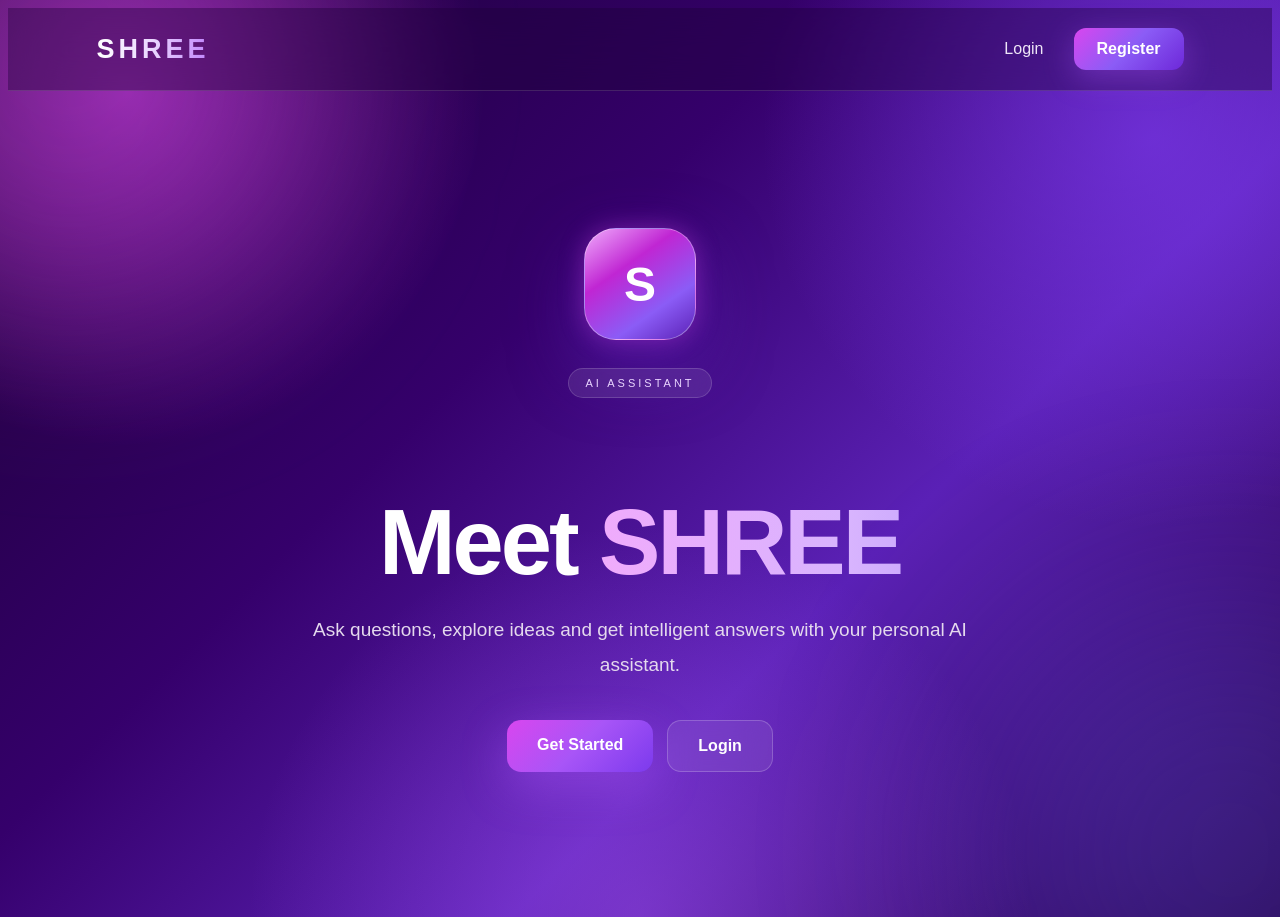
<file: index.html>
<!DOCTYPE html>
<html lang="en">

<head>
    <meta charset="UTF-8">
    <meta name="viewport" content="width=device-width, initial-scale=1.0">

    <title>SHREE - AI Assistant</title>

    <link rel="stylesheet" href="style.css">
</head>

<body>

    <nav class="navbar">

        <a href="index.html" class="brand">
            SHREE
        </a>

        <div class="nav-links">
            <a href="login.html" class="login-link">
                Login
            </a>

            <a href="register.html" class="register-button">
                Register
            </a>
        </div>

    </nav>


    <main class="landing">

        <section class="hero">

            <div class="hero-logo">
                S
            </div>

            <div class="badge">
                AI ASSISTANT
            </div>

            <h1>
                Meet <span>SHREE</span>
            </h1>

            <p>
                Ask questions, explore ideas and get intelligent
                answers with your personal AI assistant.
            </p>

            <div class="hero-buttons">

                <a href="register.html" class="primary-button">
                    Get Started
                </a>

                <a href="login.html" class="secondary-button">
                    Login
                </a>

            </div>

        </section>

    </main>

</body>
</html>
</file>
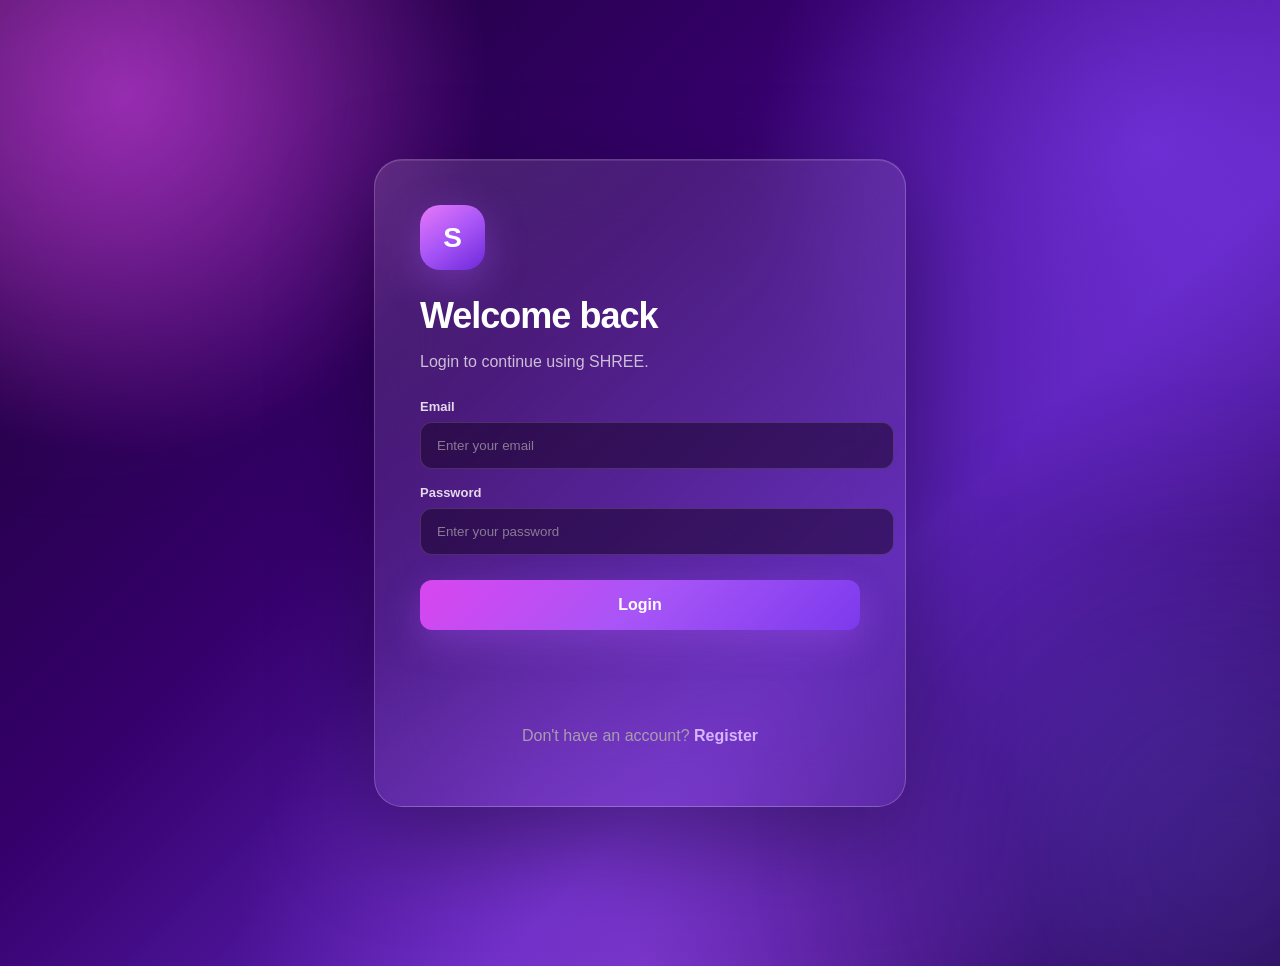
<file: dashboard.html>
<!DOCTYPE html>
<html lang="en">

<head>

    <meta charset="UTF-8">

    <meta
        name="viewport"
        content="width=device-width, initial-scale=1.0"
    >

    <title>SHREE AI</title>

    <link rel="stylesheet" href="style.css">

</head>

<body>

<div class="app">


    <!-- SIDEBAR -->

    <aside class="sidebar">

        <div class="sidebar-brand">
            SHREE
        </div>


        <button
            class="new-chat-button"
            onclick="newChat()"
        >
            + New Chat
        </button>


        <nav class="side-navigation">

            <a href="dashboard.html" class="active">
                <span>Ask SHREE</span>
            </a>

            <a href="recent.html">
                <span>Recent Searches</span>
            </a>

            <a href="profile.html">
                <span>Profile</span>
            </a>

        </nav>


        <button
            class="logout-button"
            onclick="logoutUser()"
        >
            Logout
        </button>

    </aside>



    <!-- MAIN AREA -->

    <main class="main-area">


        <header class="topbar">

            <div>

                <h2>SHREE</h2>

                <p>
                    AI Assistant
                </p>

            </div>

        </header>



        <!-- CHAT -->

        <section
            id="chatMessages"
            class="chat-messages"
        >

            <div class="welcome-screen">

                <div class="welcome-logo">
                    S
                </div>

                <h1>
                    How can I help you?
                </h1>

                <p>
                    Ask SHREE anything.
                </p>

            </div>

        </section>



        <!-- INPUT -->

        <div class="composer-area">

            <div class="composer">


                <!-- ATTACH -->

                <button
                    class="tool-button"
                    onclick="document.getElementById('fileInput').click()"
                    title="Attach file"
                >
                    +
                </button>


                <input
                    type="file"
                    id="fileInput"
                    hidden
                    onchange="fileSelected()"
                >


                <!-- TEXT -->

                <textarea
                    id="questionInput"
                    placeholder="Write your question..."
                    rows="1"
                ></textarea>


                <!-- SPEAK -->

                <button
                    class="tool-button"
                    onclick="startSpeaking()"
                    title="Speak"
                >
                    MIC
                </button>


                <!-- SEND -->

                <button
                    class="send-button"
                    onclick="sendQuestion()"
                >
                    Send
                </button>

            </div>


            <p class="composer-note">
                SHREE can make mistakes. Check important information.
            </p>

        </div>

    </main>

</div>


<script src="auth.js"></script>
<script src="dashboard.js"></script>

</body>
</html>
</file>
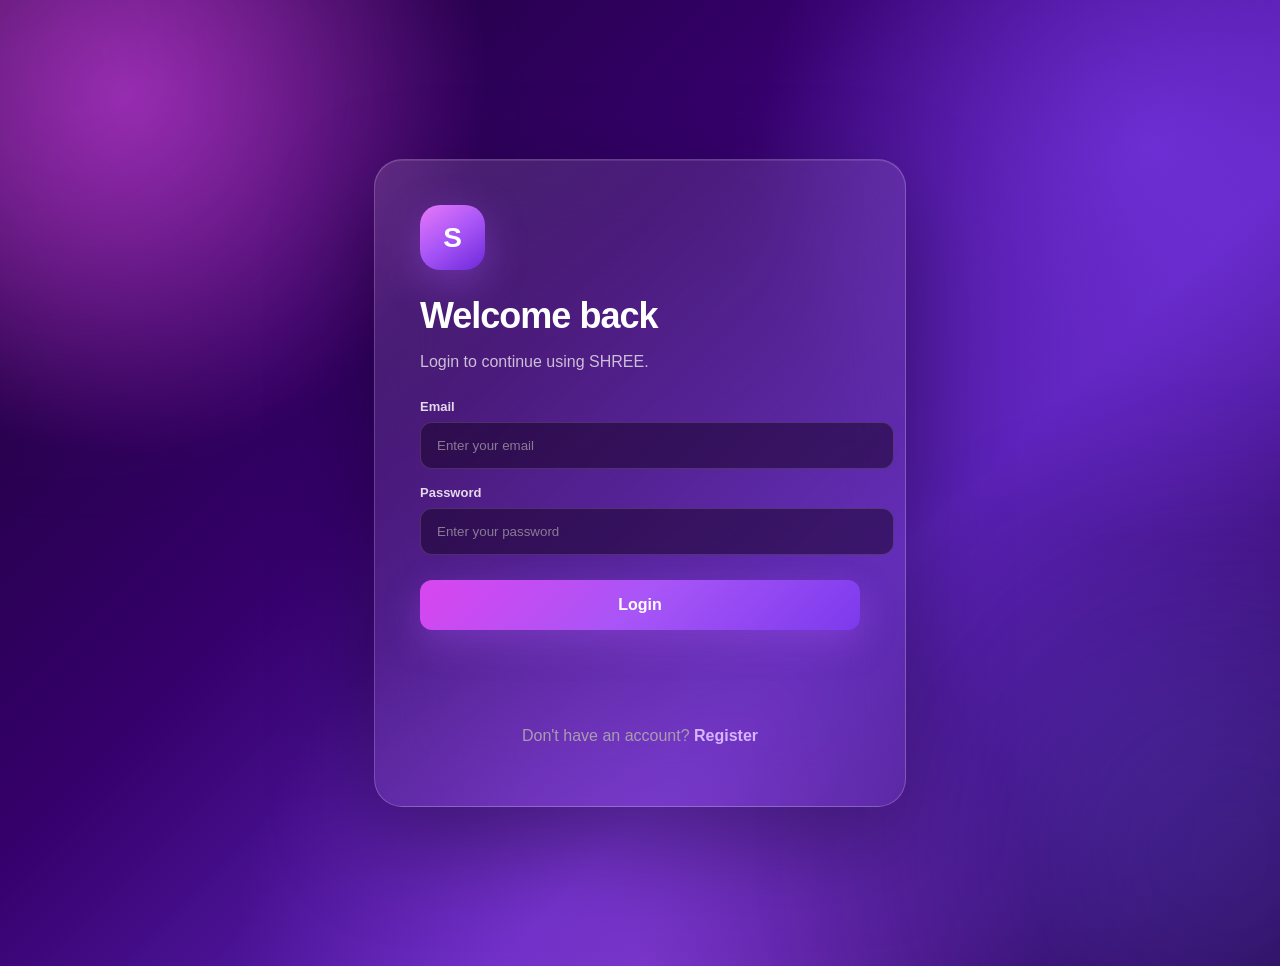
<file: login.html>
<!DOCTYPE html>
<html lang="en">

<head>

    <meta charset="UTF-8">
    <meta name="viewport" content="width=device-width, initial-scale=1.0">

    <title>Login - SHREE</title>

    <link rel="stylesheet" href="style.css">

</head>

<body>

    <div class="auth-page">

        <div class="auth-box">

            <div class="small-logo">
                S
            </div>

            <h1>Welcome back</h1>

            <p class="auth-description">
                Login to continue using SHREE.
            </p>


            <label>Email</label>

            <input
                type="email"
                id="loginEmail"
                placeholder="Enter your email"
            >


            <label>Password</label>

            <input
                type="password"
                id="loginPassword"
                placeholder="Enter your password"
            >


            <button
                class="auth-button"
                onclick="loginUser()"
            >
                Login
            </button>


            <p id="loginMessage" class="message"></p>


            <p class="switch-text">
                Don't have an account?
                <a href="register.html">Register</a>
            </p>

        </div>

    </div>


    <script src="auth.js"></script>

</body>
</html>
</file>
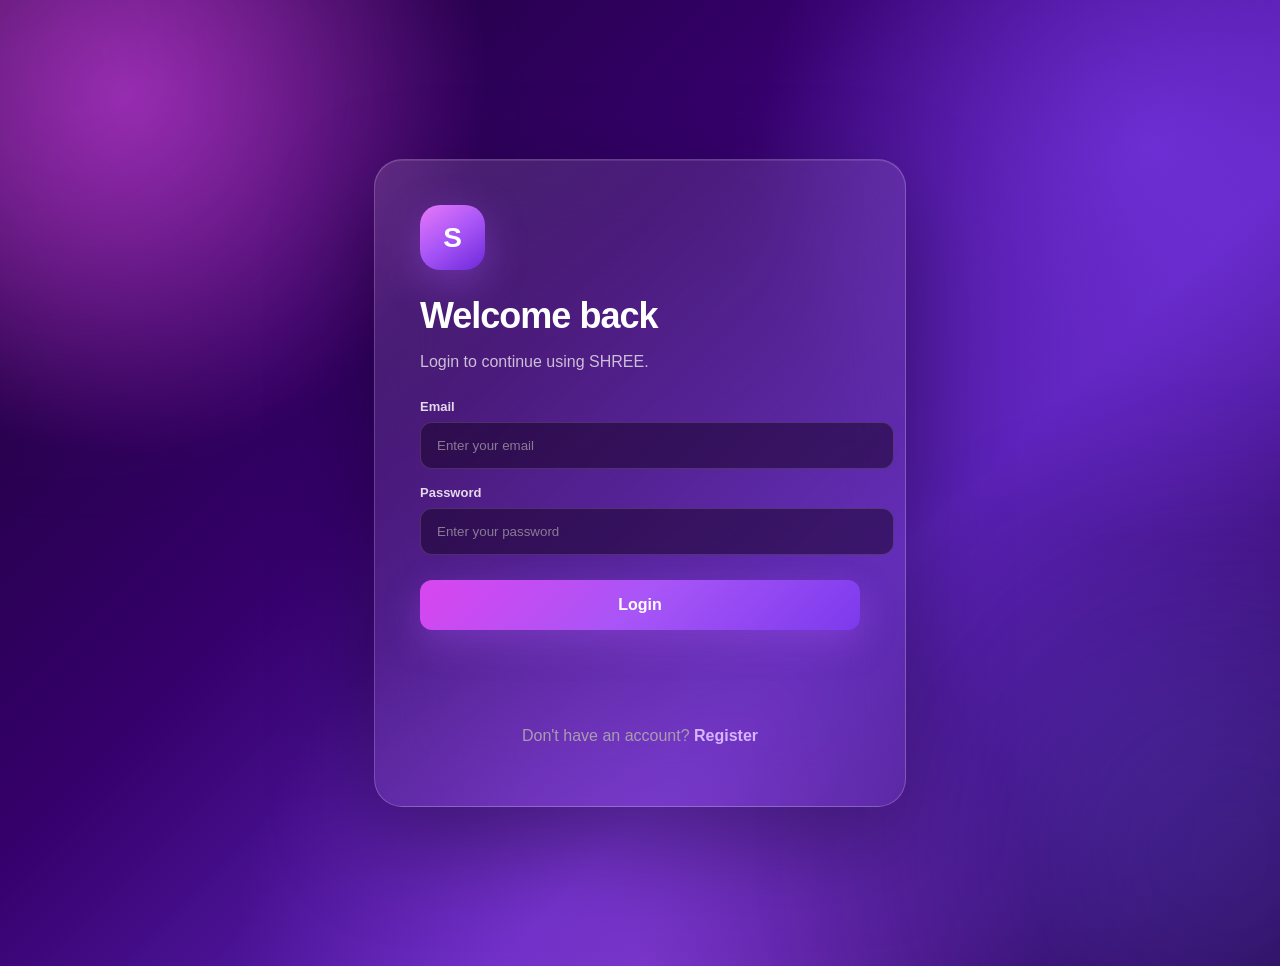
<file: profile.html>
<!DOCTYPE html>
<html lang="en">

<head>

    <meta charset="UTF-8">

    <meta
        name="viewport"
        content="width=device-width, initial-scale=1.0"
    >

    <title>Profile - SHREE</title>

    <link rel="stylesheet" href="style.css">

</head>

<body>

<div class="app">


    <aside class="sidebar">

        <div class="sidebar-brand">
            SHREE
        </div>


        <button
            class="new-chat-button"
            onclick="location.href='dashboard.html'"
        >
            + New Chat
        </button>


        <nav class="side-navigation">

            <a href="dashboard.html">
                Ask SHREE
            </a>

            <a href="recent.html">
                Recent Searches
            </a>

            <a href="profile.html" class="active">
                Profile
            </a>

        </nav>


        <button
            class="logout-button"
            onclick="logoutUser()"
        >
            Logout
        </button>

    </aside>



    <main class="main-area">

        <header class="topbar">

            <div>

                <h2>Profile</h2>

                <p>
                    Your SHREE account
                </p>

            </div>

        </header>


        <section class="profile-container">

            <div class="profile-card">

                <div class="profile-avatar">
                    S
                </div>


                <h1 id="profileName">
                    User
                </h1>


                <p id="profileEmail">
                    Email
                </p>


                <div class="profile-line"></div>


                <button
                    class="profile-logout"
                    onclick="logoutUser()"
                >
                    Logout
                </button>

            </div>

        </section>

    </main>

</div>


<script src="auth.js"></script>
<script src="profile.js"></script>

</body>
</html><!DOCTYPE html>
<html lang="en">

<head>

    <meta charset="UTF-8">

    <meta
        name="viewport"
        content="width=device-width, initial-scale=1.0"
    >

    <title>Profile - SHREE</title>

    <link rel="stylesheet" href="style.css">

</head>

<body>

<div class="app">


    <aside class="sidebar">

        <div class="sidebar-brand">
            SHREE
        </div>


        <button
            class="new-chat-button"
            onclick="location.href='dashboard.html'"
        >
            + New Chat
        </button>


        <nav class="side-navigation">

            <a href="dashboard.html">
                Ask SHREE
            </a>

            <a href="recent.html">
                Recent Searches
            </a>

            <a href="profile.html" class="active">
                Profile
            </a>

        </nav>


        <button
            class="logout-button"
            onclick="logoutUser()"
        >
            Logout
        </button>

    </aside>



    <main class="main-area">

        <header class="topbar">

            <div>

                <h2>Profile</h2>

                <p>
                    Your SHREE account
                </p>

            </div>

        </header>


        <section class="profile-container">

            <div class="profile-card">

                <div class="profile-avatar">
                    S
                </div>


                <h1 id="profileName">
                    User
                </h1>


                <p id="profileEmail">
                    Email
                </p>


                <div class="profile-line"></div>


                <button
                    class="profile-logout"
                    onclick="logoutUser()"
                >
                    Logout
                </button>

            </div>

        </section>

    </main>

</div>


<script src="auth.js"></script>
<script src="profile.js"></script>

</body>
</html>
</file>
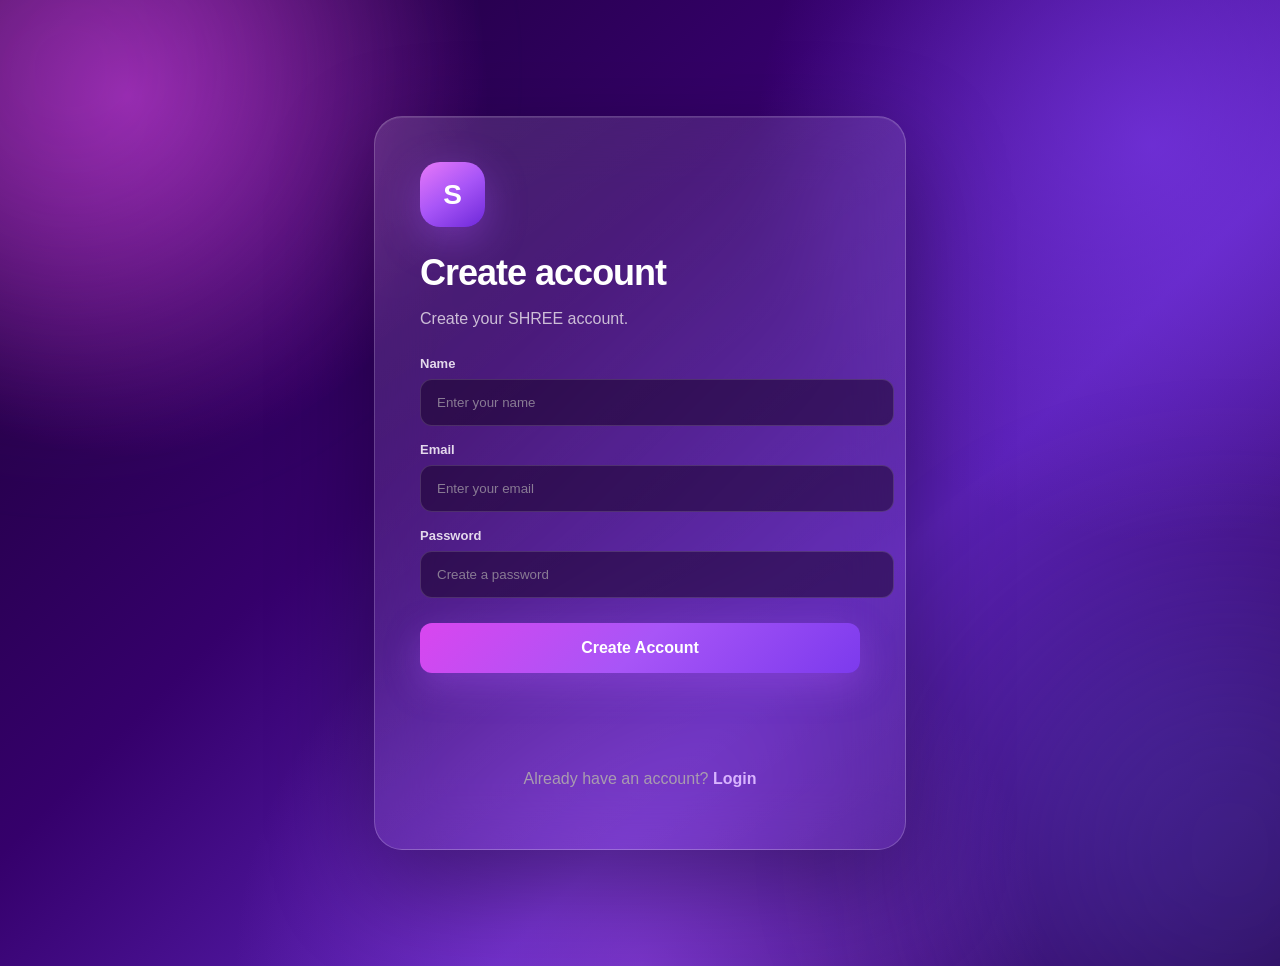
<file: register.html>
<!DOCTYPE html>
<html lang="en">

<head>

    <meta charset="UTF-8">
    <meta name="viewport" content="width=device-width, initial-scale=1.0">

    <title>Register - SHREE</title>

    <link rel="stylesheet" href="style.css">

</head>

<body>

    <div class="auth-page">

        <div class="auth-box">

            <div class="small-logo">
                S
            </div>

            <h1>Create account</h1>

            <p class="auth-description">
                Create your SHREE account.
            </p>


            <label>Name</label>

            <input
                type="text"
                id="registerName"
                placeholder="Enter your name"
            >


            <label>Email</label>

            <input
                type="email"
                id="registerEmail"
                placeholder="Enter your email"
            >


            <label>Password</label>

            <input
                type="password"
                id="registerPassword"
                placeholder="Create a password"
            >


            <button
                class="auth-button"
                onclick="registerUser()"
            >
                Create Account
            </button>


            <p id="registerMessage" class="message"></p>


            <p class="switch-text">
                Already have an account?
                <a href="login.html">Login</a>
            </p>

        </div>

    </div>


    <script src="auth.js"></script>

</body>
</html>
</file>
<file: style.css>
```css
/* =========================================================
   SHREE AI — PREMIUM PURPLE UI
   No cartoons • No doodles • No illustrations
========================================================= */

* {
    margin: 0;
    padding: 0;
    box-sizing: border-box;
}

html {
    scroll-behavior: smooth;
}

body {
    min-height: 100vh;
    font-family: Inter, Arial, Helvetica, sans-serif;
    color: #ffffff;
    overflow-x: hidden;

    background:
        radial-gradient(
            circle at 10% 10%,
            rgba(217, 70, 239, 0.55),
            transparent 25%
        ),
        radial-gradient(
            circle at 90% 15%,
            rgba(124, 58, 237, 0.65),
            transparent 28%
        ),
        radial-gradient(
            circle at 50% 100%,
            rgba(168, 85, 247, 0.45),
            transparent 35%
        ),
        linear-gradient(
            135deg,
            #19002f 0%,
            #35006b 38%,
            #5b21b6 65%,
            #260047 100%
        );
}

/* Soft background lighting */

body::before {
    content: "";
    position: fixed;
    width: 500px;
    height: 500px;

    top: -180px;
    left: -180px;

    border-radius: 50%;

    background: rgba(217, 70, 239, 0.22);

    filter: blur(100px);

    pointer-events: none;
}

body::after {
    content: "";
    position: fixed;
    width: 500px;
    height: 500px;

    right: -200px;
    bottom: -200px;

    border-radius: 50%;

    background: rgba(99, 102, 241, 0.25);

    filter: blur(110px);

    pointer-events: none;
}

a {
    color: inherit;
    text-decoration: none;
}

button,
input,
textarea {
    font-family: inherit;
}


/* =========================================================
   NAVBAR
========================================================= */

.navbar {
    height: 82px;

    padding: 0 7%;

    display: flex;
    align-items: center;
    justify-content: space-between;

    position: relative;
    z-index: 10;

    background: rgba(30, 0, 55, 0.38);

    border-bottom:
        1px solid rgba(255,255,255,0.13);

    backdrop-filter: blur(25px);
}

.brand {
    font-size: 27px;
    font-weight: 900;

    letter-spacing: 4px;

    background:
        linear-gradient(
            90deg,
            #ffffff,
            #e9d5ff,
            #c084fc
        );

    -webkit-background-clip: text;
    -webkit-text-fill-color: transparent;
}

.nav-links {
    display: flex;
    align-items: center;
    gap: 10px;
}

.login-link {
    padding: 11px 20px;

    color: #eee5f7;

    transition: 0.25s;
}

.login-link:hover {
    color: white;
}

.register-button {
    padding: 12px 23px;

    border-radius: 12px;

    background:
        linear-gradient(
            135deg,
            #d946ef,
            #8b5cf6,
            #6d28d9
        );

    box-shadow:
        0 8px 30px rgba(168,85,247,0.38);

    font-weight: 700;

    transition: 0.25s;
}

.register-button:hover {
    transform: translateY(-2px);

    box-shadow:
        0 14px 38px rgba(168,85,247,0.5);
}


/* =========================================================
   LANDING PAGE
========================================================= */

.landing {
    min-height: calc(100vh - 82px);

    display: flex;
    align-items: center;
    justify-content: center;

    position: relative;
    z-index: 2;
}

.hero {
    width: min(900px, 92%);

    text-align: center;

    padding: 70px 20px;
}


/* Premium S logo */

.hero-logo {
    width: 110px;
    height: 110px;

    margin: 0 auto 28px;

    display: flex;
    align-items: center;
    justify-content: center;

    border-radius: 32px;

    background:
        linear-gradient(
            145deg,
            #f0abfc,
            #c026d3 35%,
            #8b5cf6 70%,
            #5b21b6
        );

    border:
        1px solid rgba(255,255,255,0.35);

    box-shadow:
        0 0 25px rgba(217,70,239,0.35),
        0 25px 70px rgba(91,33,182,0.55);

    font-size: 48px;
    font-weight: 900;

    animation:
        logoFloat 4s ease-in-out infinite;
}

@keyframes logoFloat {

    0%,
    100% {
        transform: translateY(0);
    }

    50% {
        transform: translateY(-8px);
    }
}


/* Small label */

.badge {
    display: inline-block;

    padding: 8px 16px;

    margin-bottom: 22px;

    border-radius: 100px;

    background:
        rgba(255,255,255,0.09);

    border:
        1px solid rgba(255,255,255,0.16);

    color: #e9d5ff;

    font-size: 11px;

    letter-spacing: 3px;

    backdrop-filter: blur(15px);
}


.hero h1 {
    font-size:
        clamp(52px, 8vw, 92px);

    line-height: 1;

    font-weight: 900;

    letter-spacing: -3px;

    margin-bottom: 25px;
}

.hero h1 span {
    background:
        linear-gradient(
            90deg,
            #f0abfc,
            #d8b4fe,
            #a78bfa,
            #f0abfc
        );

    background-size: 250%;

    -webkit-background-clip: text;
    -webkit-text-fill-color: transparent;

    animation:
        gradientMove 5s ease infinite;
}

@keyframes gradientMove {

    0% {
        background-position: 0%;
    }

    50% {
        background-position: 100%;
    }

    100% {
        background-position: 0%;
    }
}


.hero p {
    max-width: 680px;

    margin: auto;

    color: #e4d9ed;

    font-size: 19px;

    line-height: 1.8;
}


/* Buttons */

.hero-buttons {
    margin-top: 38px;

    display: flex;
    justify-content: center;

    gap: 14px;
}

.primary-button,
.secondary-button {
    padding: 16px 30px;

    border-radius: 14px;

    font-weight: 800;

    transition: 0.25s;
}

.primary-button {
    background:
        linear-gradient(
            135deg,
            #d946ef,
            #a855f7,
            #7c3aed
        );

    box-shadow:
        0 15px 45px rgba(168,85,247,0.45);
}

.primary-button:hover {
    transform: translateY(-3px) scale(1.02);
}

.secondary-button {
    background:
        rgba(255,255,255,0.08);

    border:
        1px solid rgba(255,255,255,0.2);

    backdrop-filter:
        blur(15px);
}

.secondary-button:hover {
    background:
        rgba(255,255,255,0.14);

    transform:
        translateY(-3px);
}


/* =========================================================
   AUTH PAGES
========================================================= */

.auth-page {
    min-height: 100vh;

    display: flex;
    align-items: center;
    justify-content: center;

    padding: 25px;

    position: relative;
    z-index: 2;
}

.auth-box {
    width: 100%;
    max-width: 440px;

    padding: 45px;

    border-radius: 28px;

    background:
        linear-gradient(
            145deg,
            rgba(255,255,255,0.13),
            rgba(255,255,255,0.045)
        );

    border:
        1px solid rgba(255,255,255,0.2);

    box-shadow:
        0 35px 100px rgba(0,0,0,0.35),
        inset 0 1px 0 rgba(255,255,255,0.1);

    backdrop-filter:
        blur(30px);
}

.small-logo {
    width: 65px;
    height: 65px;

    display: flex;
    align-items: center;
    justify-content: center;

    margin-bottom: 25px;

    border-radius: 20px;

    background:
        linear-gradient(
            145deg,
            #e879f9,
            #a855f7,
            #6d28d9
        );

    box-shadow:
        0 12px 40px rgba(168,85,247,0.4);

    font-size: 28px;
    font-weight: 900;
}

.auth-box h1 {
    font-size: 36px;

    letter-spacing: -1px;

    margin-bottom: 9px;
}

.auth-description {
    color: #cdbed7;

    margin-bottom: 28px;
}

.auth-box label {
    display: block;

    margin:
        16px 0 8px;

    color: #e4d9ec;

    font-size: 13px;

    font-weight: 600;
}

.auth-box input {
    width: 100%;

    padding: 15px 16px;

    border-radius: 12px;

    border:
        1px solid rgba(255,255,255,0.14);

    outline: none;

    background:
        rgba(20,0,35,0.5);

    color: white;

    transition: 0.2s;
}

.auth-box input::placeholder {
    color: #897b94;
}

.auth-box input:focus {
    border-color: #c084fc;

    box-shadow:
        0 0 0 3px rgba(192,132,252,0.12);
}

.auth-button {
    width: 100%;

    margin-top: 25px;

    padding: 16px;

    border: none;

    border-radius: 12px;

    background:
        linear-gradient(
            135deg,
            #d946ef,
            #a855f7,
            #7c3aed
        );

    color: white;

    font-size: 16px;

    font-weight: 800;

    cursor: pointer;

    box-shadow:
        0 12px 35px rgba(168,85,247,0.35);

    transition: 0.25s;
}

.auth-button:hover {
    transform: translateY(-2px);

    box-shadow:
        0 17px 45px rgba(168,85,247,0.5);
}

.message {
    min-height: 20px;

    margin-top: 15px;

    color: #e9d5ff;

    font-size: 14px;
}

.switch-text {
    margin-top: 25px;

    text-align: center;

    color: #a99caf;
}

.switch-text a {
    color: #d8b4fe;

    font-weight: 700;
}


/* =========================================================
   APPLICATION
========================================================= */

.app {
    min-height: 100vh;

    display: flex;

    position: relative;
    z-index: 2;
}


/* =========================================================
   SIDEBAR
========================================================= */

.sidebar {
    width: 270px;

    min-height: 100vh;

    padding: 25px 17px;

    display: flex;
    flex-direction: column;

    background:
        linear-gradient(
            180deg,
            rgba(25,0,47,0.8),
            rgba(48,0,86,0.68)
        );

    border-right:
        1px solid rgba(255,255,255,0.1);

    backdrop-filter:
        blur(30px);
}

.sidebar-brand {
    padding:
        8px 13px 28px;

    font-size: 25px;

    font-weight: 900;

    letter-spacing: 3px;

    color: #f3e8ff;
}

.new-chat-button {
    width: 100%;

    padding: 14px;

    margin-bottom: 25px;

    border:
        1px solid rgba(255,255,255,0.16);

    border-radius: 13px;

    background:
        linear-gradient(
            135deg,
            rgba(217,70,239,0.25),
            rgba(124,58,237,0.25)
        );

    color: white;

    font-weight: 700;

    cursor: pointer;

    transition: 0.25s;
}

.new-chat-button:hover {
    border-color:
        rgba(216,180,254,0.4);

    background:
        rgba(168,85,247,0.28);
}

.side-navigation {
    display: flex;
    flex-direction: column;

    gap: 7px;
}

.side-navigation a {
    padding: 14px;

    border-radius: 11px;

    color: #c3b6cc;

    transition: 0.2s;
}

.side-navigation a:hover {
    color: white;

    background:
        rgba(255,255,255,0.07);
}

.side-navigation a.active {
    color: white;

    background:
        linear-gradient(
            90deg,
            rgba(168,85,247,0.27),
            rgba(124,58,237,0.13)
        );

    border:
        1px solid rgba(192,132,252,0.15);
}

.logout-button {
    width: 100%;

    margin-top: auto;

    padding: 13px;

    border:
        1px solid rgba(255,255,255,0.11);

    border-radius: 11px;

    background:
        rgba(255,255,255,0.04);

    color: #d2c5d9;

    cursor: pointer;

    transition: 0.2s;
}

.logout-button:hover {
    background:
        rgba(239,68,68,0.13);

    color: white;
}


/* =========================================================
   MAIN AREA
========================================================= */

.main-area {
    flex: 1;

    min-width: 0;

    min-height: 100vh;

    display: flex;
    flex-direction: column;
}

.topbar {
    height: 80px;

    padding: 0 35px;

    display: flex;
    align-items: center;

    border-bottom:
        1px solid rgba(255,255,255,0.09);

    background:
        rgba(25,0,47,0.22);

    backdrop-filter:
        blur(20px);
}

.topbar h2 {
    font-size: 20px;

    font-weight: 800;
}

.topbar p {
    margin-top: 3px;

    color: #9f91aa;

    font-size: 12px;
}


/* =========================================================
   CHAT
========================================================= */

.chat-messages {
    flex: 1;

    overflow-y: auto;

    padding:
        40px 9%;
}

.welcome-screen {
    min-height: 58vh;

    display: flex;
    flex-direction: column;

    align-items: center;
    justify-content: center;

    text-align: center;
}

.welcome-logo {
    width: 82px;
    height: 82px;

    margin-bottom: 22px;

    display: flex;
    align-items: center;
    justify-content: center;

    border-radius: 25px;

    background:
        linear-gradient(
            145deg,
            #e879f9,
            #a855f7,
            #6d28d9
        );

    box-shadow:
        0 20px 60px rgba(168,85,247,0.4);

    font-size: 34px;

    font-weight: 900;
}

.welcome-screen h1 {
    font-size:
        clamp(32px, 5vw, 50px);

    letter-spacing:
        -1.5px;
}

.welcome-screen p {
    margin-top: 10px;

    color: #a99caf;

    font-size: 16px;
}

.message {
    max-width: 850px;

    margin:
        18px auto;

    padding:
        17px 20px;

    border-radius:
        17px;

    line-height:
        1.75;

    white-space:
        pre-wrap;
}

.user-message {
    margin-right: 0;

    background:
        linear-gradient(
            135deg,
            #9333ea,
            #6d28d9
        );

    box-shadow:
        0 10px 30px
        rgba(109,40,217,0.2);
}

.ai-message {
    margin-left: 0;

    background:
        rgba(255,255,255,0.065);

    border:
        1px solid rgba(255,255,255,0.1);

    box-shadow:
        0 10px 35px
        rgba(0,0,0,0.08);
}


/* =========================================================
   COMPOSER
========================================================= */

.composer-area {
    padding:
        15px 9% 27px;
}

.composer {
    display: flex;
    align-items: flex-end;

    gap: 9px;

    padding: 10px;

    border-radius: 20px;

    background:
        linear-gradient(
            135deg,
            rgba(255,255,255,0.11),
            rgba(255,255,255,0.055)
        );

    border:
        1px solid rgba(255,255,255,0.16);

    box-shadow:
        0 20px 60px
        rgba(0,0,0,0.18);

    backdrop-filter:
        blur(25px);
}

.tool-button {
    width: 46px;
    height: 46px;

    flex-shrink: 0;

    border:
        1px solid rgba(255,255,255,0.1);

    border-radius: 12px;

    background:
        rgba(255,255,255,0.07);

    color: white;

    cursor: pointer;

    transition: 0.2s;
}

.tool-button:hover {
    background:
        rgba(192,132,252,0.22);

    border-color:
        rgba(216,180,254,0.3);
}

.composer textarea {
    flex: 1;

    min-height: 46px;
    max-height: 180px;

    padding:
        13px;

    resize: none;

    border: none;
    outline: none;

    background: transparent;

    color: white;

    font-size: 16px;
}

.composer textarea::placeholder {
    color: #918398;
}

.send-button {
    height: 46px;

    padding:
        0 23px;

    border: none;

    border-radius: 12px;

    background:
        linear-gradient(
            135deg,
            #d946ef,
            #a855f7,
            #7c3aed
        );

    color: white;

    font-weight: 800;

    cursor: pointer;

    box-shadow:
        0 8px 25px rgba(168,85,247,0.3);

    transition: 0.2s;
}

.send-button:hover {
    transform:
        translateY(-2px);

    box-shadow:
        0 12px 32px rgba(168,85,247,0.45);
}

.composer-note {
    margin-top: 8px;

    text-align: center;

    color: #716579;

    font-size: 11px;
}


/* =========================================================
   RECENT SEARCHES
========================================================= */

.recent-container {
    padding:
        35px 9%;

    overflow-y: auto;
}

.recent-card {
    max-width: 850px;

    margin:
        0 auto 16px;

    padding:
        22px;

    border-radius:
        18px;

    background:
        rgba(255,255,255,0.065);

    border:
        1px solid rgba(255,255,255,0.1);

    backdrop-filter:
        blur(15px);

    transition:
        0.2s;
}

.recent-card:hover {
    transform:
        translateY(-2px);

    border-color:
        rgba(192,132,252,0.25);
}

.recent-card h3 {
    margin:
        8px 0 10px;

    font-size:
        17px;
}

.recent-card p {
    color:
        #b9aebe;

    line-height:
        1.7;
}

.recent-date {
    color:
        #887a92;

    font-size:
        11px;
}

.empty-state {
    padding-top:
        100px;

    text-align:
        center;

    color:
        #9f91a9;
}

.empty-state h2 {
    color:
        white;

    margin-bottom:
        8px;
}


/* =========================================================
   PROFILE
========================================================= */

.profile-container {
    flex: 1;

    display:
        flex;

    align-items:
        center;

    justify-content:
        center;

    padding:
        30px;
}

.profile-card {
    width:
        100%;

    max-width:
        520px;

    padding:
        48px;

    text-align:
        center;

    border-radius:
        25px;

    background:
        linear-gradient(
            145deg,
            rgba(255,255,255,0.12),
            rgba(255,255,255,0.05)
        );

    border:
        1px solid rgba(255,255,255,0.15);

    box-shadow:
        0 30px 80px rgba(0,0,0,0.25);

    backdrop-filter:
        blur(25px);
}

.profile-avatar {
    width:
        88px;

    height:
        88px;

    margin:
        0 auto 20px;

    display:
        flex;

    align-items:
        center;

    justify-content:
        center;

    border-radius:
        28px;

    background:
        linear-gradient(
            145deg,
            #e879f9,
            #a855f7,
            #6d28d9
        );

    box-shadow:
        0 18px 50px
        rgba(168,85,247,0.35);

    font-size:
        35px;

    font-weight:
        900;
}

.profile-card h1 {
    margin-bottom:
        8px;
}

.profile-card p {
    color:
        #aaa0b2;
}

.profile-line {
    height:
        1px;

    margin:
        30px 0;

    background:
        rgba(255,255,255,0.09);
}

.profile-logout {
    padding:
        12px 27px;

    border:
        1px solid rgba(255,255,255,0.13);

    border-radius:
        11px;

    background:
        rgba(255,255,255,0.05);

    color:
        white;

    cursor:
        pointer;
}


/* =========================================================
   MOBILE
========================================================= */

@media (max-width: 700px) {

    .navbar {
        padding:
            0 20px;
    }

    .brand {
        font-size:
            22px;
    }

    .hero {
        padding:
            50px 15px;
    }

    .hero-buttons {
        flex-direction:
            column;
    }

    .sidebar {
        width:
            70px;

        padding:
            18px 7px;
    }

    .sidebar-brand {
        padding:
            8px 0 25px;

        text-align:
            center;

        font-size:
            15px;
    }

    .new-chat-button {
        font-size:
            0;
    }

    .new-chat-button::after {
        content:
            "+";

        font-size:
            20px;
    }

    .side-navigation a {
        font-size:
            0;

        text-align:
            center;
    }

    .side-navigation a::first-letter {
        font-size:
            18px;
    }

    .logout-button {
        font-size:
            0;
    }

    .logout-button::after {
        content:
            "↪";

        font-size:
            20px;
    }

    .topbar {
        padding:
            0 18px;
    }

    .chat-messages {
        padding:
            20px 12px;
    }

    .composer-area {
        padding:
            10px;
    }

    .composer textarea {
        font-size:
            14px;
    }

    .send-button {
        padding:
            0 14px;
    }

    .auth-box {
        padding:
            32px 24px;
    }
}
```
</file>
